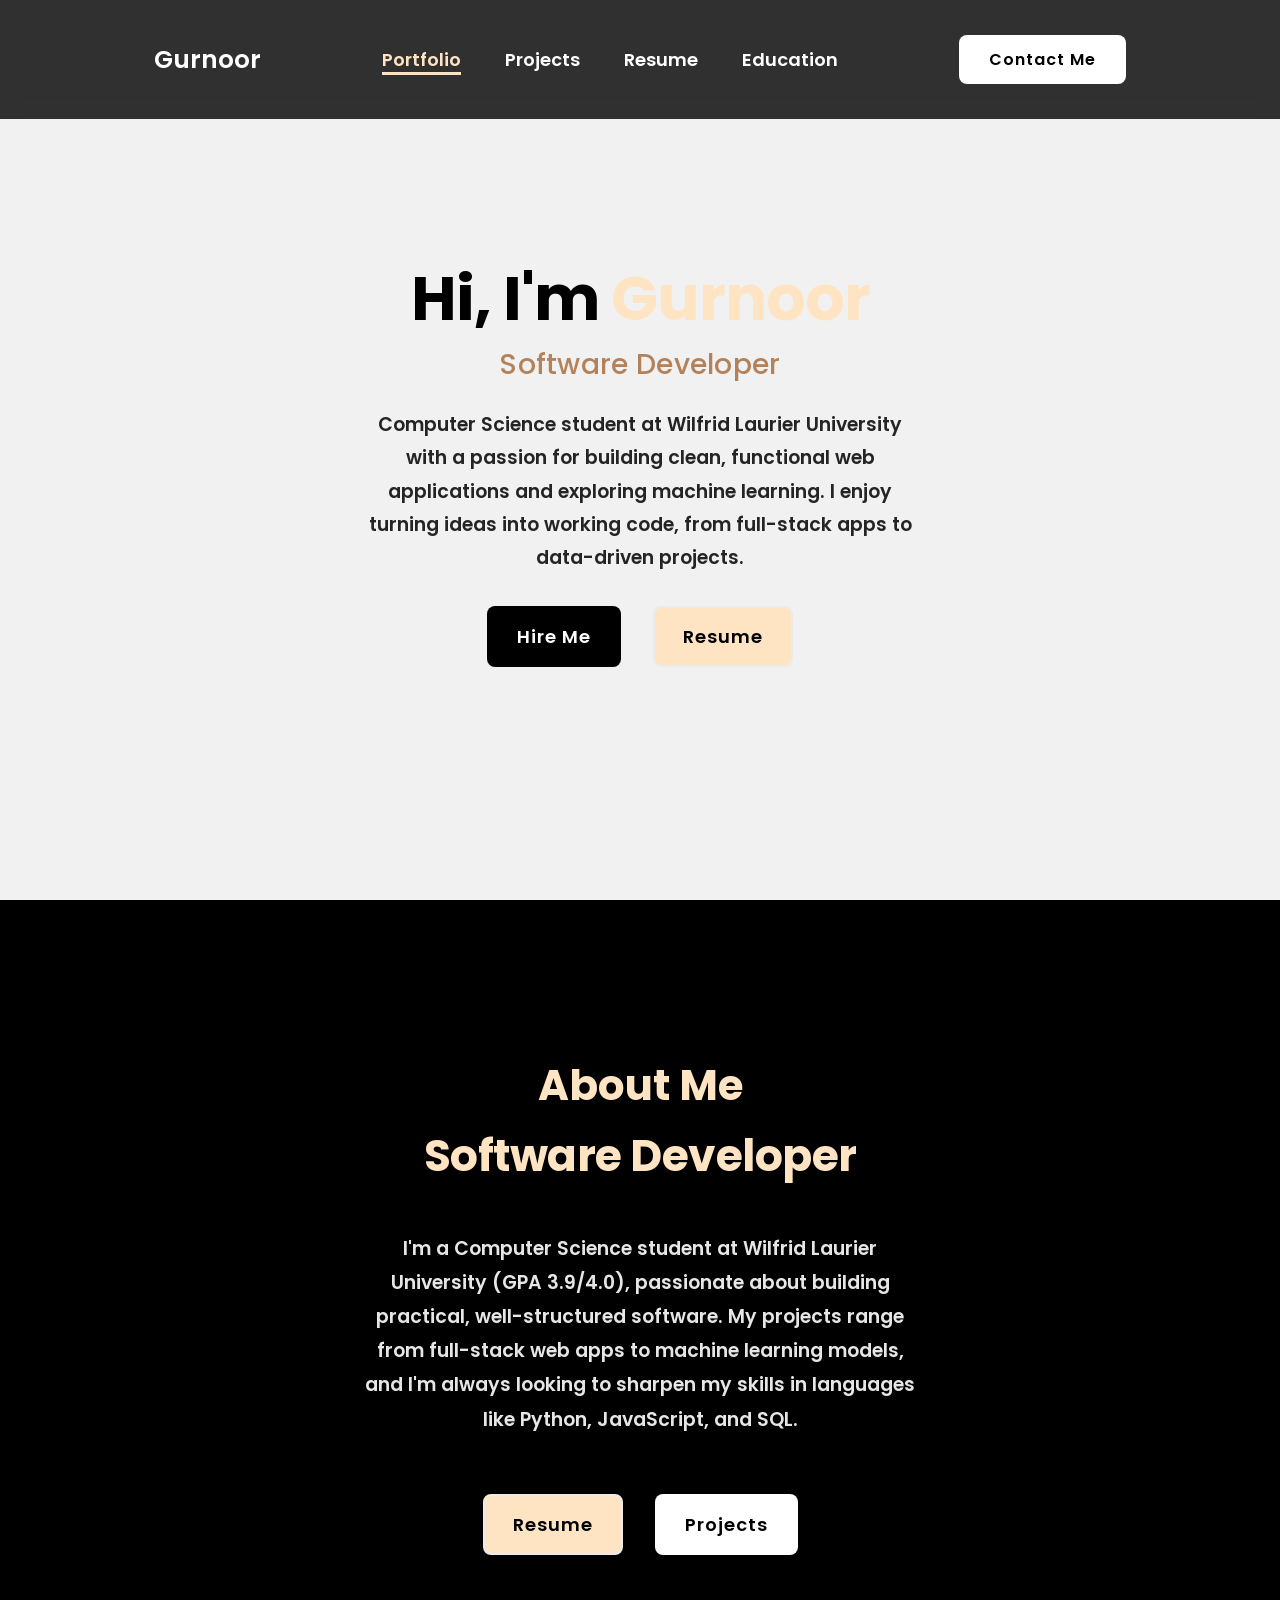
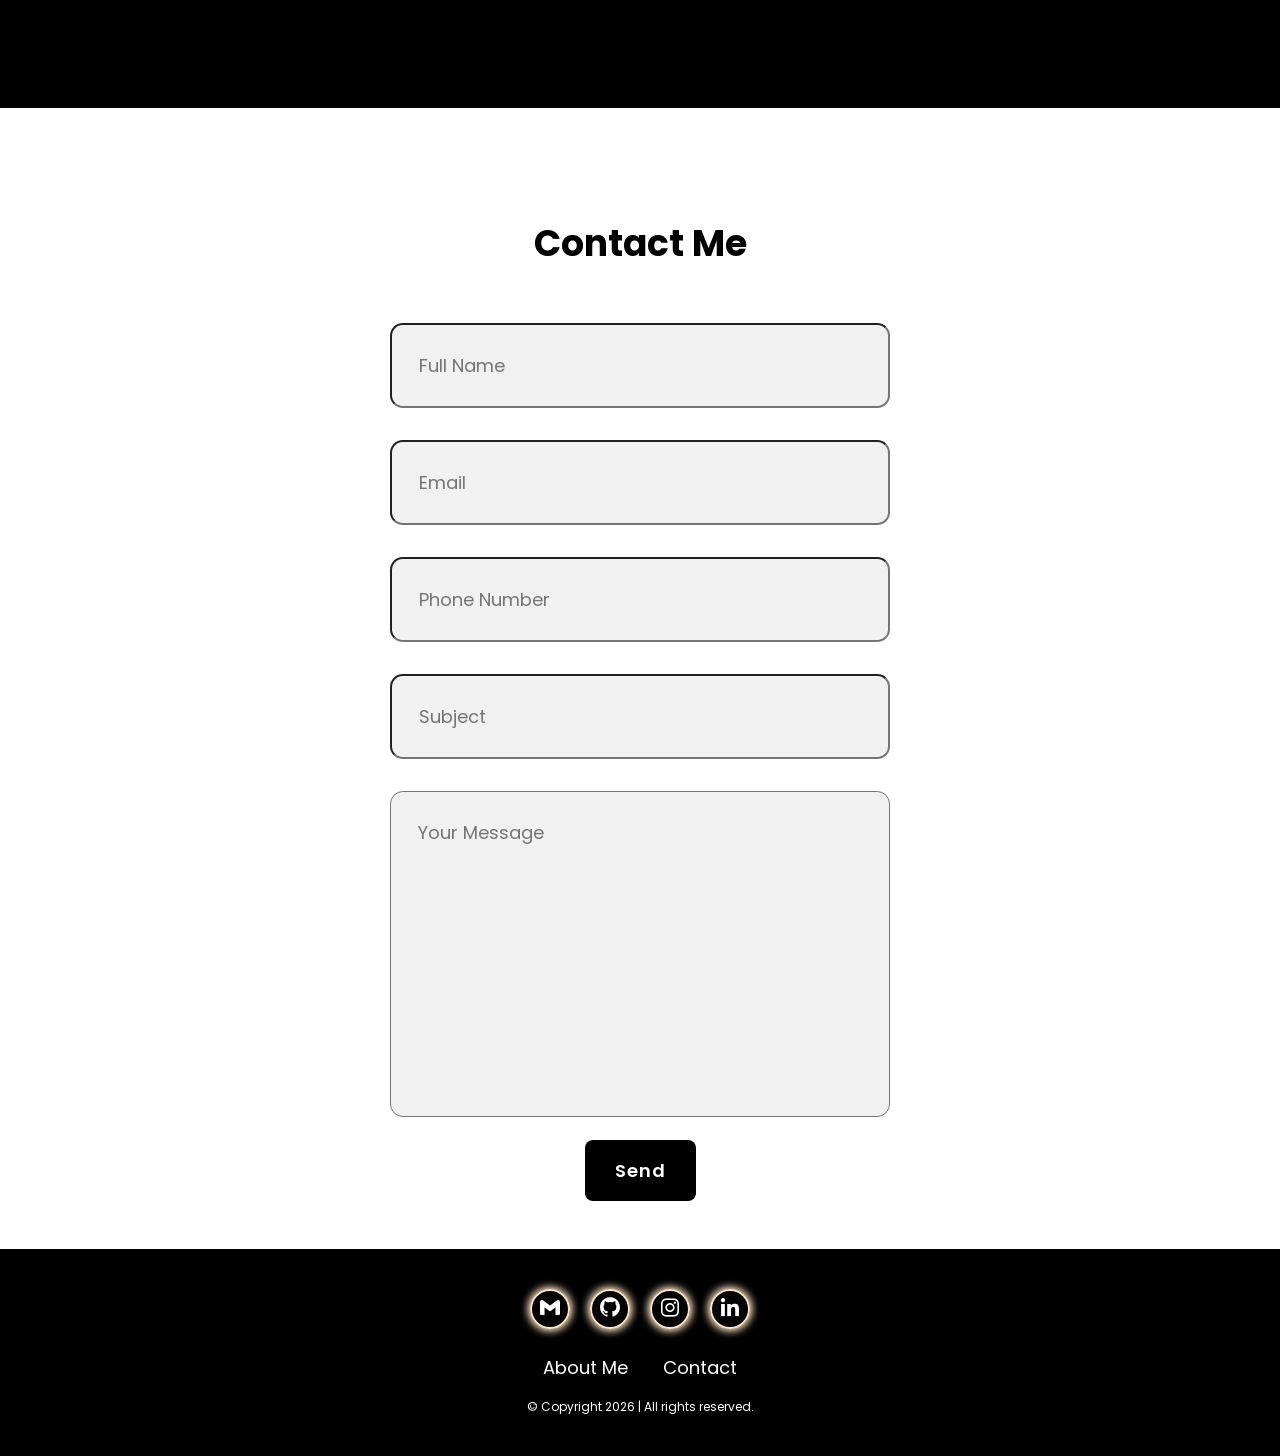
<file: index.html>
<!DOCTYPE html>
<html lang="en">
<head>
    <meta charset="UTF-8">
    <meta name="viewport" content="width=device-width, initial-scale=1.0">
    <meta name="description" content="Gurnoor Pannu — Software Developer and Computer Science student at Wilfrid Laurier University. Portfolio, projects, resume, and education.">
    <link rel="icon" href="data:image/svg+xml,%3Csvg xmlns='http://www.w3.org/2000/svg' viewBox='0 0 100 100'%3E%3Crect width='100' height='100' rx='20' fill='black'/%3E%3Ctext x='50' y='68' font-size='55' font-family='Poppins, sans-serif' font-weight='700' fill='%23ffe4c4' text-anchor='middle'%3EG%3C/text%3E%3C/svg%3E">
    <title>Portfolio | Gurnoor Pannu</title>
    <link rel="stylesheet" href="style.css">
    <link href='https://unpkg.com/boxicons@2.1.4/css/boxicons.min.css' rel='stylesheet'>
    <link rel="preconnect" href="https://fonts.googleapis.com">
    <link rel="preconnect" href="https://fonts.gstatic.com" crossorigin>
    <link href="https://fonts.googleapis.com/css2?family=Poppins:wght@300;400;500;600;700;800&display=swap" rel="stylesheet">
</head>
<body>
    <header class="head">
        <a href="index.html" class="logo"><span>Gurnoor</span></a>

        <i class='bx bx-menu' id="menu-icon"></i>

        <nav class="navbar">
            <a href="index.html" class="active">Portfolio</a>
            <a href="projects.html">Projects</a>
            <a href="resume.html">Resume</a>
            <a href="education.html">Education</a>
        </nav>
        <a href="mailto:gurnoor4771@gmail.com" class="contact">Contact Me</a>
    </header>

    <section class="home">
        <div class="home-content">
            <h1>Hi, I'm <span>Gurnoor</span></h1>
            <h3>Software Developer</h3>
            <p>Computer Science student at Wilfrid Laurier University with a passion for building clean, functional web applications and exploring machine learning. I enjoy turning ideas into working code, from full-stack apps to data-driven projects.</p>
            <div class="btn-box">
                <a href="#contact" class="btn-1">Hire Me</a>
                <a href="resume.html" class="btn-2">Resume</a>
            </div>
        </div>
    </section>

    <section class="about" id="about">
        <div class="about-content">
            <h2 class="heading">About Me</h2>
            <h3>Software Developer</h3>
            <p>I'm a Computer Science student at Wilfrid Laurier University (GPA 3.9/4.0), passionate about building practical, well-structured software. My projects range from full-stack web apps to machine learning models, and I'm always looking to sharpen my skills in languages like Python, JavaScript, and SQL.</p>
            <div class="btn-box2">
                <a href="resume.html" class="btn-3">Resume</a>
                <a href="projects.html" class="btn-4">Projects</a>
            </div>
        </div>
    </section>

    <section id="contact" class="contact-form">
        <h2 class="contact-me">Contact Me</h2>
        <form action="https://formspree.io/f/xwvdgply" method="POST">
            <div class="input-box">
                <input type="text" name="fullname" placeholder="Full Name" required>
                <input type="email" name="email" placeholder="Email" required>
            </div>

            <div class="input-box">
                <input type="tel" name="phone" placeholder="Phone Number">
                <input type="text" name="subject" placeholder="Subject">
            </div>

            <textarea name="message" cols="30" rows="10" placeholder="Your Message" required></textarea>
            <input type="submit" value="Send" class="btn-1">
        </form>
    </section>

    <footer class="footer">
        <div class="social">
            <a href="mailto:gurnoor4771@gmail.com" target="_blank" aria-label="Email"><i class='bx bxl-gmail'></i></a>
            <a href="https://github.com/GPannu77" target="_blank" aria-label="GitHub"><i class='bx bxl-github'></i></a>
            <a href="https://www.instagram.com/gurnoor._06/" target="_blank" aria-label="Instagram"><i class='bx bxl-instagram'></i></a>
            <a href="https://www.linkedin.com/in/gurnoor-pannu-53b256265/" target="_blank" aria-label="LinkedIn"><i class='bx bxl-linkedin'></i></a>
        </div>

        <ul class="list">
            <li><a href="index.html#about">About Me</a></li>
            <li><a href="mailto:gurnoor4771@gmail.com">Contact</a></li>
        </ul>

        <p class="copyright">© Copyright 2026 | All rights reserved.</p>
    </footer>

    <script src="script.js"></script>
</body>
</html>
</file>
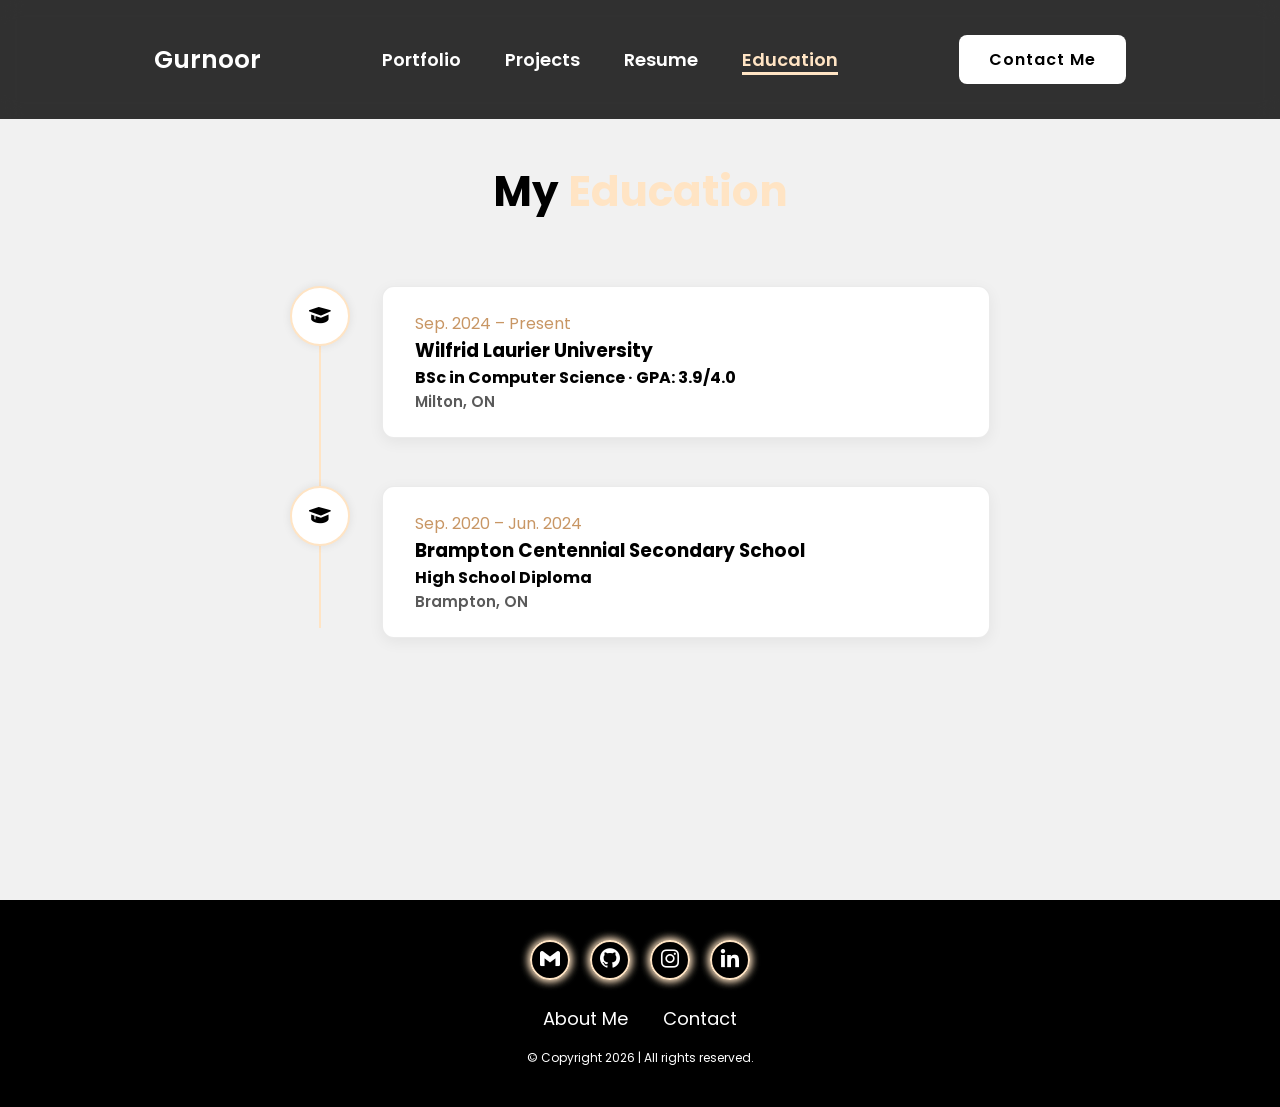
<file: education.html>
<!DOCTYPE html>
<html lang="en">
<head>
    <meta charset="UTF-8">
    <meta name="viewport" content="width=device-width, initial-scale=1.0">
    <meta name="description" content="Gurnoor Pannu's academic background, including Wilfrid Laurier University and Brampton Centennial Secondary School.">
    <link rel="icon" href="data:image/svg+xml,%3Csvg xmlns='http://www.w3.org/2000/svg' viewBox='0 0 100 100'%3E%3Crect width='100' height='100' rx='20' fill='black'/%3E%3Ctext x='50' y='68' font-size='55' font-family='Poppins, sans-serif' font-weight='700' fill='%23ffe4c4' text-anchor='middle'%3EG%3C/text%3E%3C/svg%3E">
    <title>Education | Gurnoor Pannu</title>
    <link rel="stylesheet" href="style.css">
    <link href='https://unpkg.com/boxicons@2.1.4/css/boxicons.min.css' rel='stylesheet'>
    <link rel="preconnect" href="https://fonts.googleapis.com">
    <link rel="preconnect" href="https://fonts.gstatic.com" crossorigin>
    <link href="https://fonts.googleapis.com/css2?family=Poppins:wght@300;400;500;600;700;800&display=swap" rel="stylesheet">
</head>
<body>
    <header class="head">
        <a href="index.html" class="logo"><span>Gurnoor</span></a>

        <i class='bx bx-menu' id="menu-icon"></i>

        <nav class="navbar">
            <a href="index.html">Portfolio</a>
            <a href="projects.html">Projects</a>
            <a href="resume.html">Resume</a>
            <a href="education.html" class="active">Education</a>
        </nav>
        <a href="mailto:gurnoor4771@gmail.com" class="contact">Contact Me</a>
    </header>

    <section class="education">
        <h2>My <span>Education</span></h2>

        <div class="timeline">
            <div class="timeline-item">
                <div class="timeline-icon"><i class='bx bxs-graduation'></i></div>
                <div class="timeline-content">
                    <span class="timeline-date">Sep. 2024 – Present</span>
                    <h3>Wilfrid Laurier University</h3>
                    <h4>BSc in Computer Science &middot; GPA: 3.9/4.0</h4>
                    <p>Milton, ON</p>
                </div>
            </div>

            <div class="timeline-item">
                <div class="timeline-icon"><i class='bx bxs-graduation'></i></div>
                <div class="timeline-content">
                    <span class="timeline-date">Sep. 2020 – Jun. 2024</span>
                    <h3>Brampton Centennial Secondary School</h3>
                    <h4>High School Diploma</h4>
                    <p>Brampton, ON</p>
                </div>
            </div>
        </div>
    </section>

    <footer class="footer">
        <div class="social">
            <a href="mailto:gurnoor4771@gmail.com" target="_blank" aria-label="Email"><i class='bx bxl-gmail'></i></a>
            <a href="https://github.com/GPannu77" target="_blank" aria-label="GitHub"><i class='bx bxl-github'></i></a>
            <a href="https://www.instagram.com/gurnoor._06/" target="_blank" aria-label="Instagram"><i class='bx bxl-instagram'></i></a>
            <a href="https://www.linkedin.com/in/gurnoor-pannu-53b256265/" target="_blank" aria-label="LinkedIn"><i class='bx bxl-linkedin'></i></a>
        </div>

        <ul class="list">
            <li><a href="index.html#about">About Me</a></li>
            <li><a href="mailto:gurnoor4771@gmail.com">Contact</a></li>
        </ul>

        <p class="copyright">© Copyright 2026 | All rights reserved.</p>
    </footer>

    <script src="script.js"></script>
</body>
</html>
</file>
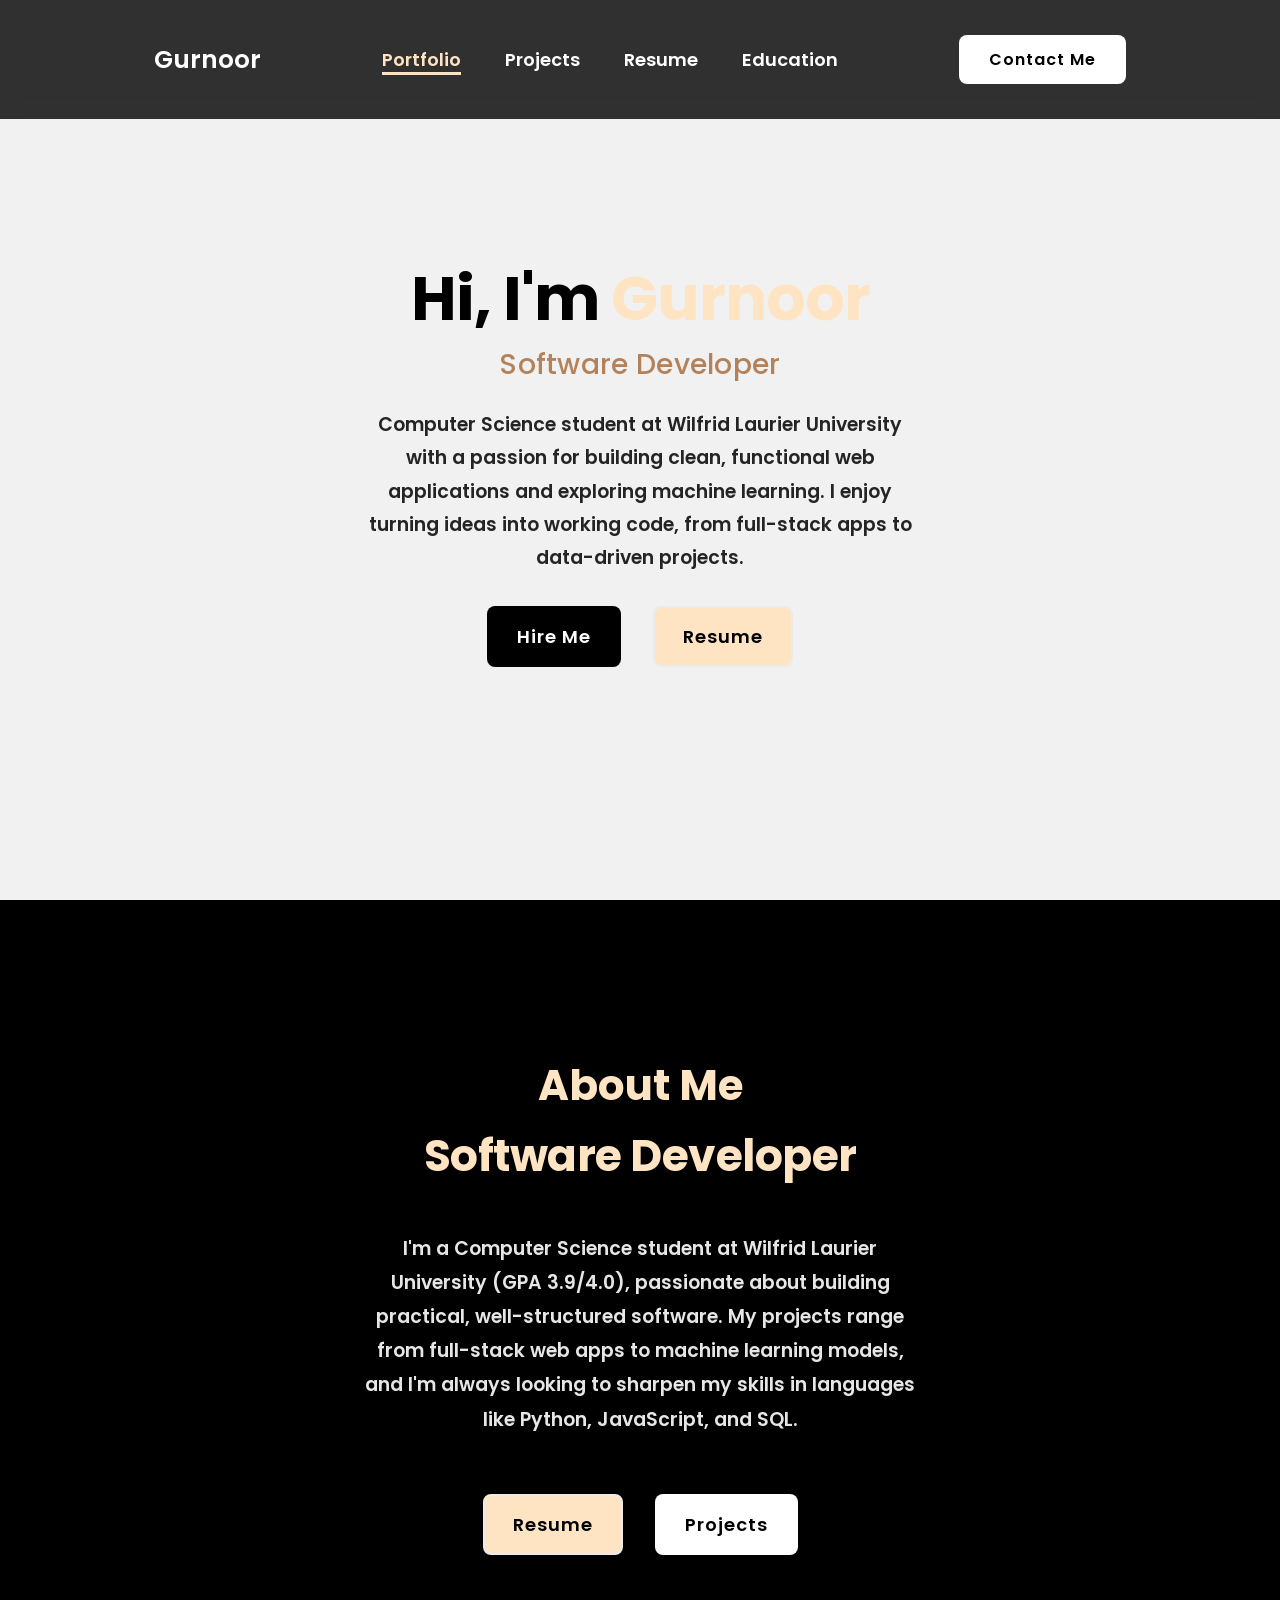
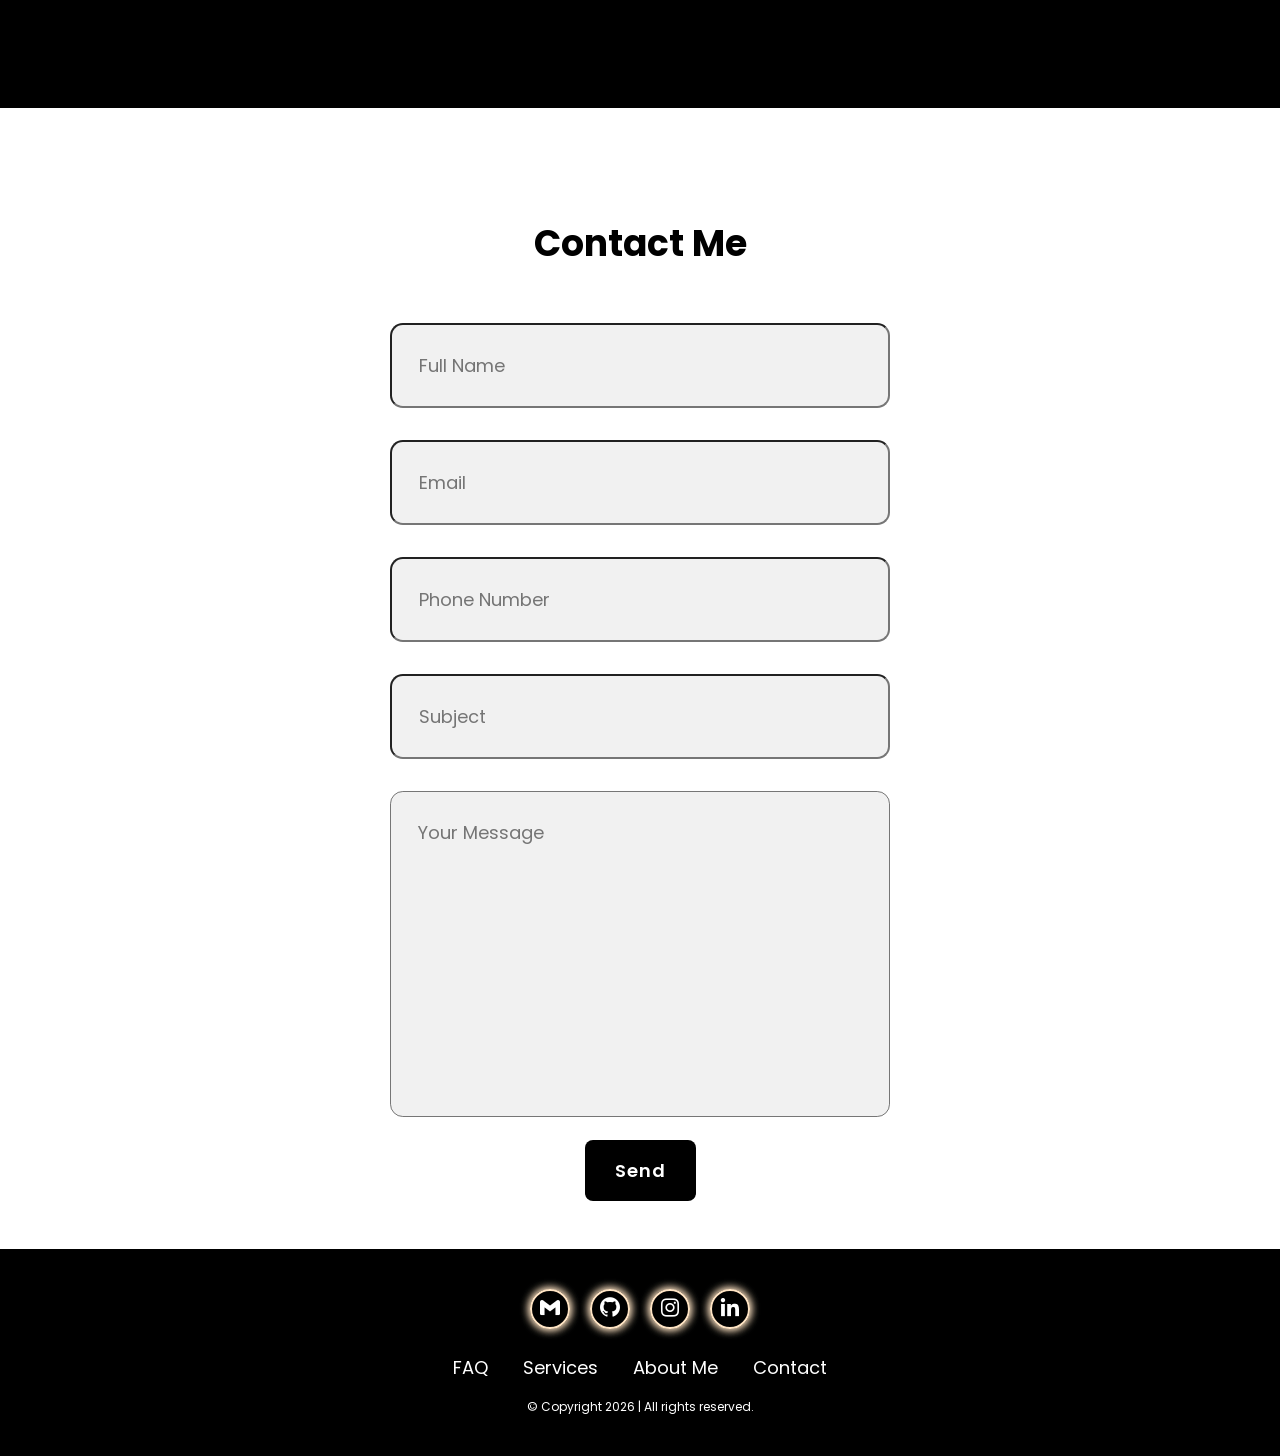
<file: portfolio.html>
<!DOCTYPE html>
<html lang="en">
<head>
    <meta charset="UTF-8">
    <meta name="viewport" content="width=device-width, initial-scale=1.0">
    <title>Website</title>
    <link rel="stylesheet" href="style.css">
    <link href='https://unpkg.com/boxicons@2.1.4/css/boxicons.min.css' rel='stylesheet'>
    <link rel="preconnect" href="https://fonts.googleapis.com">
    <link rel="preconnect" href="https://fonts.gstatic.com" crossorigin>
    <link href="https://fonts.googleapis.com/css2?family=Poppins:wght@300;400;500;600;700;800&display=swap" rel="stylesheet">
</head>
<body>
    <header class="head">
        <a href="portfolio.html" class="logo"><span>Gurnoor</span></a>

        <nav class="navbar">
            <a href="portfolio.html" class="active">Portfolio</a>
            <a href="projects.html">Projects</a>
            <a href="resume.html">Resume</a>
            <a href="education.html">Education</a>
        </nav>
        <a href="mailto:gurnoor4771@gmail.com" class="contact">Contact Me</a>
    </header>

    <section class="home">
        <div class="home-content">
            <h1>Hi, I'm <span>Gurnoor</span></h1>
            <h3>Software Developer</h3>
            <p>Computer Science student at Wilfrid Laurier University with a passion for building clean, functional web applications and exploring machine learning. I enjoy turning ideas into working code, from full-stack apps to data-driven projects.</p>
            <div class="btn-box">
                <a href="#contact" class="btn-1">Hire Me</a>
                <a href="resume.html" class="btn-2">Resume</a>
            </div>
        </div>
    </section>

    <section class="about">
        <div class="about-content">
            <h2 class="heading">About Me</h2>
            <h3>Software Developer</h3>
            <p>I'm a Computer Science student at Wilfrid Laurier University (GPA 3.9/4.0), passionate about building practical, well-structured software. My projects range from full-stack web apps to machine learning models, and I'm always looking to sharpen my skills in languages like Python, JavaScript, and SQL.</p>
            <div class="btn-box2">
                <a href="resume.html" class="btn-3">Resume</a>
                <a href="projects.html" class="btn-4">Projects</a>
            </div>
        </div>
    </section>

    <section id="contact" class="contact-form">
        <h2 class="contact-me">Contact Me</h2>
        <form action="#">
            <div class="input-box">
                <input type="text" name="fullname" placeholder="Full Name">
                <input type="email" name="email" placeholder="Email">
            </div>

            <div class="input-box">
                <input type="number" name="phone" placeholder="Phone Number">
                <input type="text" name="subject" placeholder="Subject">
            </div>

            <textarea name="message" cols="30" rows="10" placeholder="Your Message"></textarea>
            <input type="submit" value="Send" class="btn-1">
        </form>
    </section>

    <footer class="footer">
        <div class="social">
            <a href="mailto:gurnoor4771@gmail.com" target="_blank"><i class='bx bxl-gmail'></i></a>
            <a href="https://github.com/GPannu77" target="_blank"><i class='bx bxl-github'></i></a>
            <a href="https://www.instagram.com/gurnoor._06/" target="_blank"><i class='bx bxl-instagram'></i></a>
            <a href="https://www.linkedin.com/in/gurnoor-pannu-53b256265/" target="_blank"><i class='bx bxl-linkedin'></i></a>
        </div>

        <ul class="list">
            <li><a href="index.html">FAQ</a></li>
            <li><a href="index.html">Services</a></li>
            <li><a href="index.html">About Me</a></li>
            <li><a href="mailto:gurnoor4771@gmail.com">Contact</a></li>
        </ul>

        <p class="copyright">© Copyright 2026 | All rights reserved.</p>
    </footer>
</body>
</html>
</file>
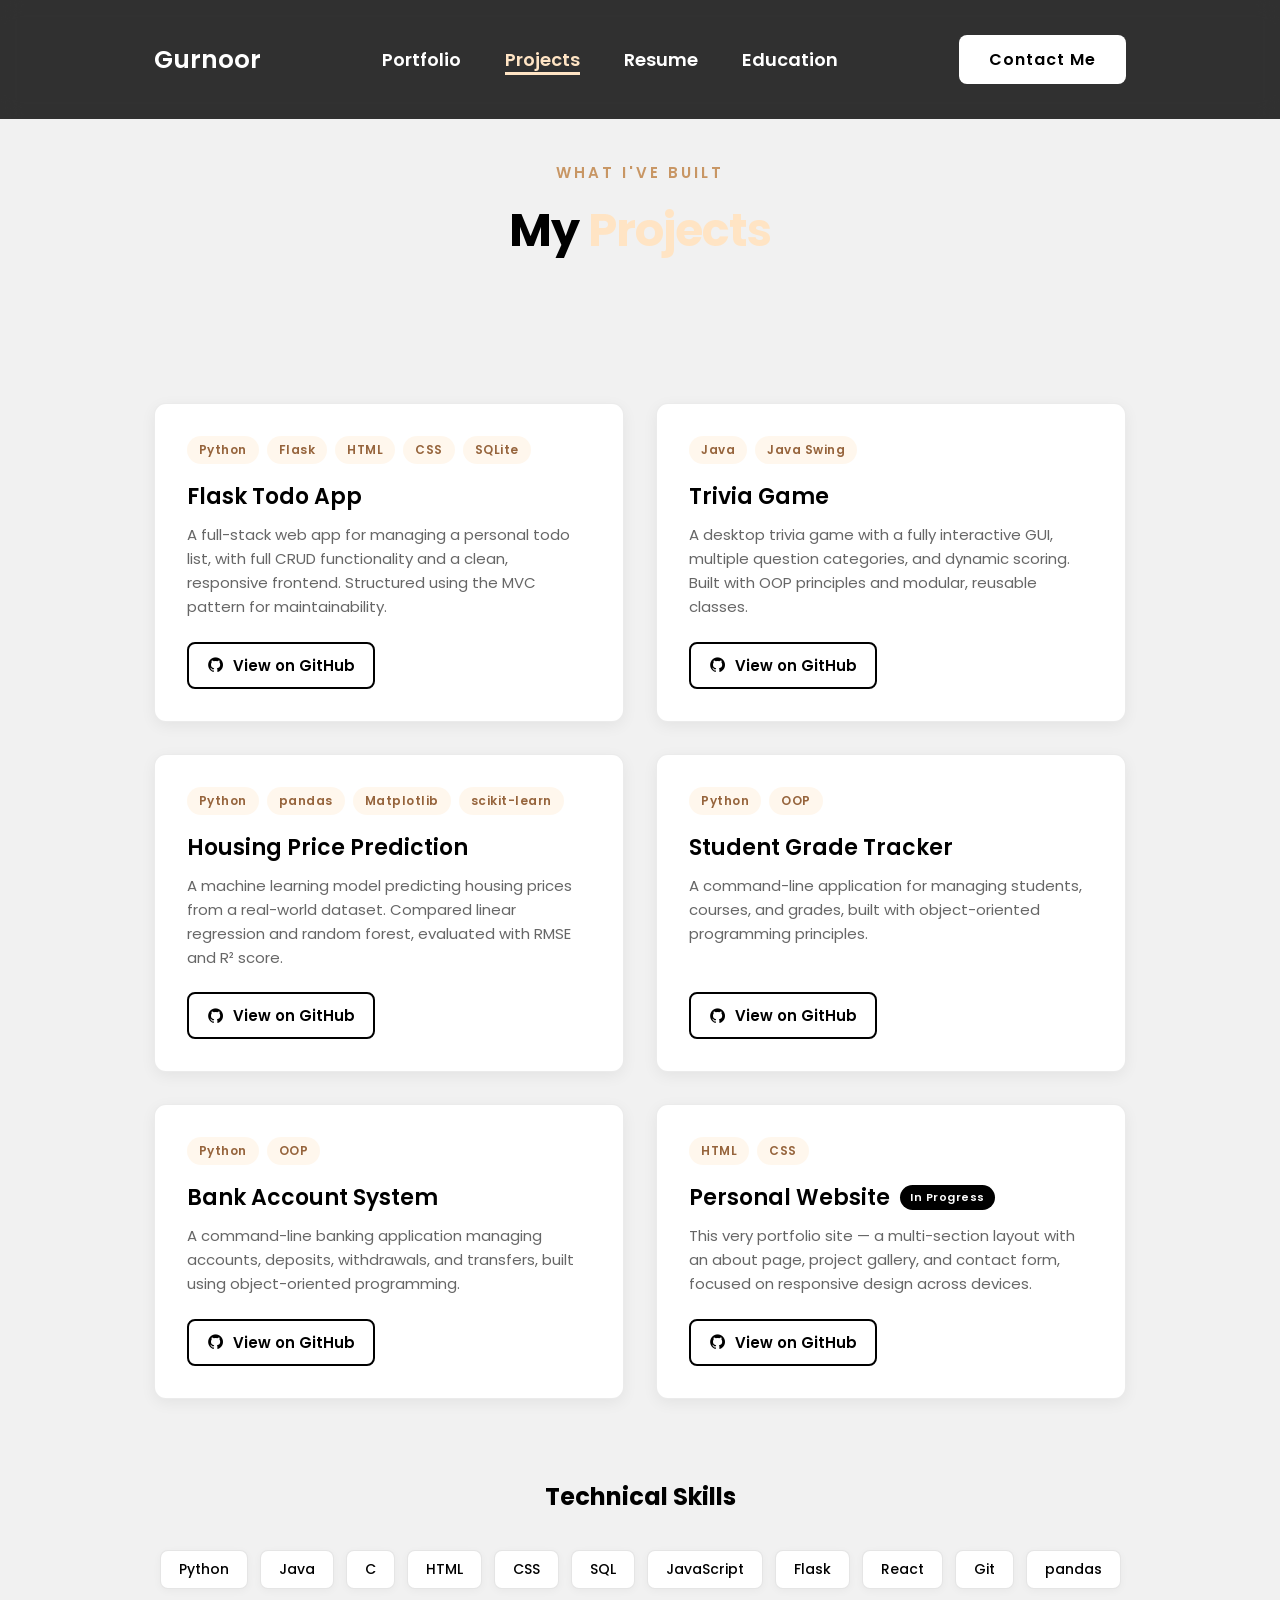
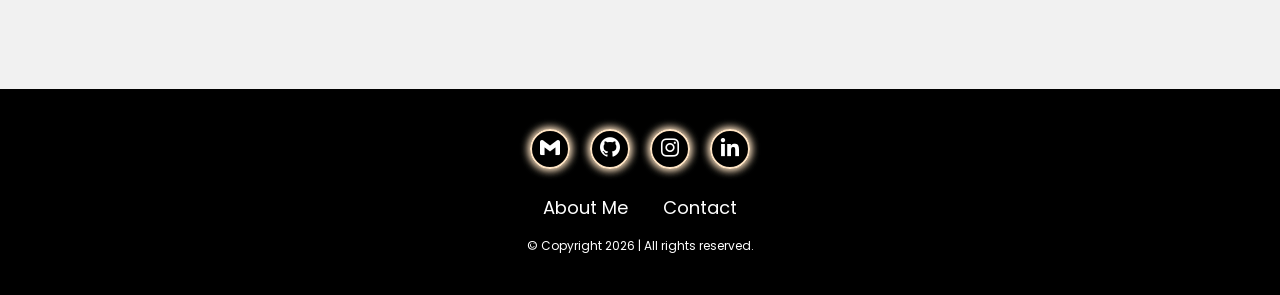
<file: projects.html>
<!DOCTYPE html>
<html lang="en">
<head>
    <meta charset="UTF-8">
    <meta name="viewport" content="width=device-width, initial-scale=1.0">
    <meta name="description" content="A showcase of Gurnoor Pannu's software development projects, including full-stack web apps and machine learning models.">
    <link rel="icon" href="data:image/svg+xml,%3Csvg xmlns='http://www.w3.org/2000/svg' viewBox='0 0 100 100'%3E%3Crect width='100' height='100' rx='20' fill='black'/%3E%3Ctext x='50' y='68' font-size='55' font-family='Poppins, sans-serif' font-weight='700' fill='%23ffe4c4' text-anchor='middle'%3EG%3C/text%3E%3C/svg%3E">
    <title>Projects | Gurnoor Pannu</title>
    <link rel="stylesheet" href="style.css">
    <link href='https://unpkg.com/boxicons@2.1.4/css/boxicons.min.css' rel='stylesheet'>
    <link rel="preconnect" href="https://fonts.googleapis.com">
    <link rel="preconnect" href="https://fonts.gstatic.com" crossorigin>
    <link href="https://fonts.googleapis.com/css2?family=Poppins:wght@300;400;500;600;700;800&display=swap" rel="stylesheet">
</head>
<body>
    <header class="head">
        <a href="index.html" class="logo"><span>Gurnoor</span></a>

        <i class='bx bx-menu' id="menu-icon"></i>

        <nav class="navbar">
            <a href="index.html">Portfolio</a>
            <a href="projects.html" class="active">Projects</a>
            <a href="resume.html">Resume</a>
            <a href="education.html">Education</a>
        </nav>
        <a href="mailto:gurnoor4771@gmail.com" class="contact">Contact Me</a>
    </header>

    <section class="projects">
        <span class="tag">What I've built</span>
        <h2>My <span>Projects</span></h2>

        <div class="project-grid">

            <div class="project-card">
                <div class="project-tags">
                    <span>Python</span><span>Flask</span><span>HTML</span><span>CSS</span><span>SQLite</span>
                </div>
                <h3>Flask Todo App</h3>
                <p>A full-stack web app for managing a personal todo list, with full CRUD functionality and a clean, responsive frontend. Structured using the MVC pattern for maintainability.</p>
                <a href="https://github.com/GPannu77/Flask-Todo-App" target="_blank" class="project-link">
                    <i class='bx bxl-github'></i> View on GitHub
                </a>
            </div>

            <div class="project-card">
                <div class="project-tags">
                    <span>Java</span><span>Java Swing</span>
                </div>
                <h3>Trivia Game</h3>
                <p>A desktop trivia game with a fully interactive GUI, multiple question categories, and dynamic scoring. Built with OOP principles and modular, reusable classes.</p>
                <a href="https://github.com/GPannu77/Trivia-Game-JavaSwing-" target="_blank" class="project-link">
                    <i class='bx bxl-github'></i> View on GitHub
                </a>
            </div>

            <div class="project-card">
                <div class="project-tags">
                    <span>Python</span><span>pandas</span><span>Matplotlib</span><span>scikit-learn</span>
                </div>
                <h3>Housing Price Prediction</h3>
                <p>A machine learning model predicting housing prices from a real-world dataset. Compared linear regression and random forest, evaluated with RMSE and R² score.</p>
                <a href="https://github.com/GPannu77/Data-Analysis-Project-Housing-Prediction" target="_blank" class="project-link">
                    <i class='bx bxl-github'></i> View on GitHub
                </a>
            </div>

            <div class="project-card">
                <div class="project-tags">
                    <span>Python</span><span>OOP</span>
                </div>
                <h3>Student Grade Tracker</h3>
                <p>A command-line application for managing students, courses, and grades, built with object-oriented programming principles.</p>
                <a href="https://github.com/GPannu77/Student-Grade-Tracker" target="_blank" class="project-link">
                    <i class='bx bxl-github'></i> View on GitHub
                </a>
            </div>

            <div class="project-card">
                <div class="project-tags">
                    <span>Python</span><span>OOP</span>
                </div>
                <h3>Bank Account System</h3>
                <p>A command-line banking application managing accounts, deposits, withdrawals, and transfers, built using object-oriented programming.</p>
                <a href="https://github.com/GPannu77/Bank-Account-System" target="_blank" class="project-link">
                    <i class='bx bxl-github'></i> View on GitHub
                </a>
            </div>

            <div class="project-card">
                <div class="project-tags">
                    <span>HTML</span><span>CSS</span>
                </div>
                <h3>Personal Website <span class="badge">In Progress</span></h3>
                <p>This very portfolio site — a multi-section layout with an about page, project gallery, and contact form, focused on responsive design across devices.</p>
                <a href="https://github.com/GPannu77/Personal-Web" target="_blank" class="project-link">
                    <i class='bx bxl-github'></i> View on GitHub
                </a>
            </div>

        </div>

        <div class="skills-strip">
            <h3>Technical Skills</h3>
            <div class="skills-list">
                <span>Python</span><span>Java</span><span>C</span><span>HTML</span><span>CSS</span><span>SQL</span><span>JavaScript</span>
                <span>Flask</span><span>React</span><span>Git</span><span>pandas</span>
            </div>
        </div>
    </section>

    <footer class="footer">
        <div class="social">
            <a href="mailto:gurnoor4771@gmail.com" target="_blank" aria-label="Email"><i class='bx bxl-gmail'></i></a>
            <a href="https://github.com/GPannu77" target="_blank" aria-label="GitHub"><i class='bx bxl-github'></i></a>
            <a href="https://www.instagram.com/gurnoor._06/" target="_blank" aria-label="Instagram"><i class='bx bxl-instagram'></i></a>
            <a href="https://www.linkedin.com/in/gurnoor-pannu-53b256265/" target="_blank" aria-label="LinkedIn"><i class='bx bxl-linkedin'></i></a>
        </div>

        <ul class="list">
            <li><a href="index.html#about">About Me</a></li>
            <li><a href="mailto:gurnoor4771@gmail.com">Contact</a></li>
        </ul>

        <p class="copyright">© Copyright 2026 | All rights reserved.</p>
    </footer>

    <script src="script.js"></script>
</body>
</html>
</file>
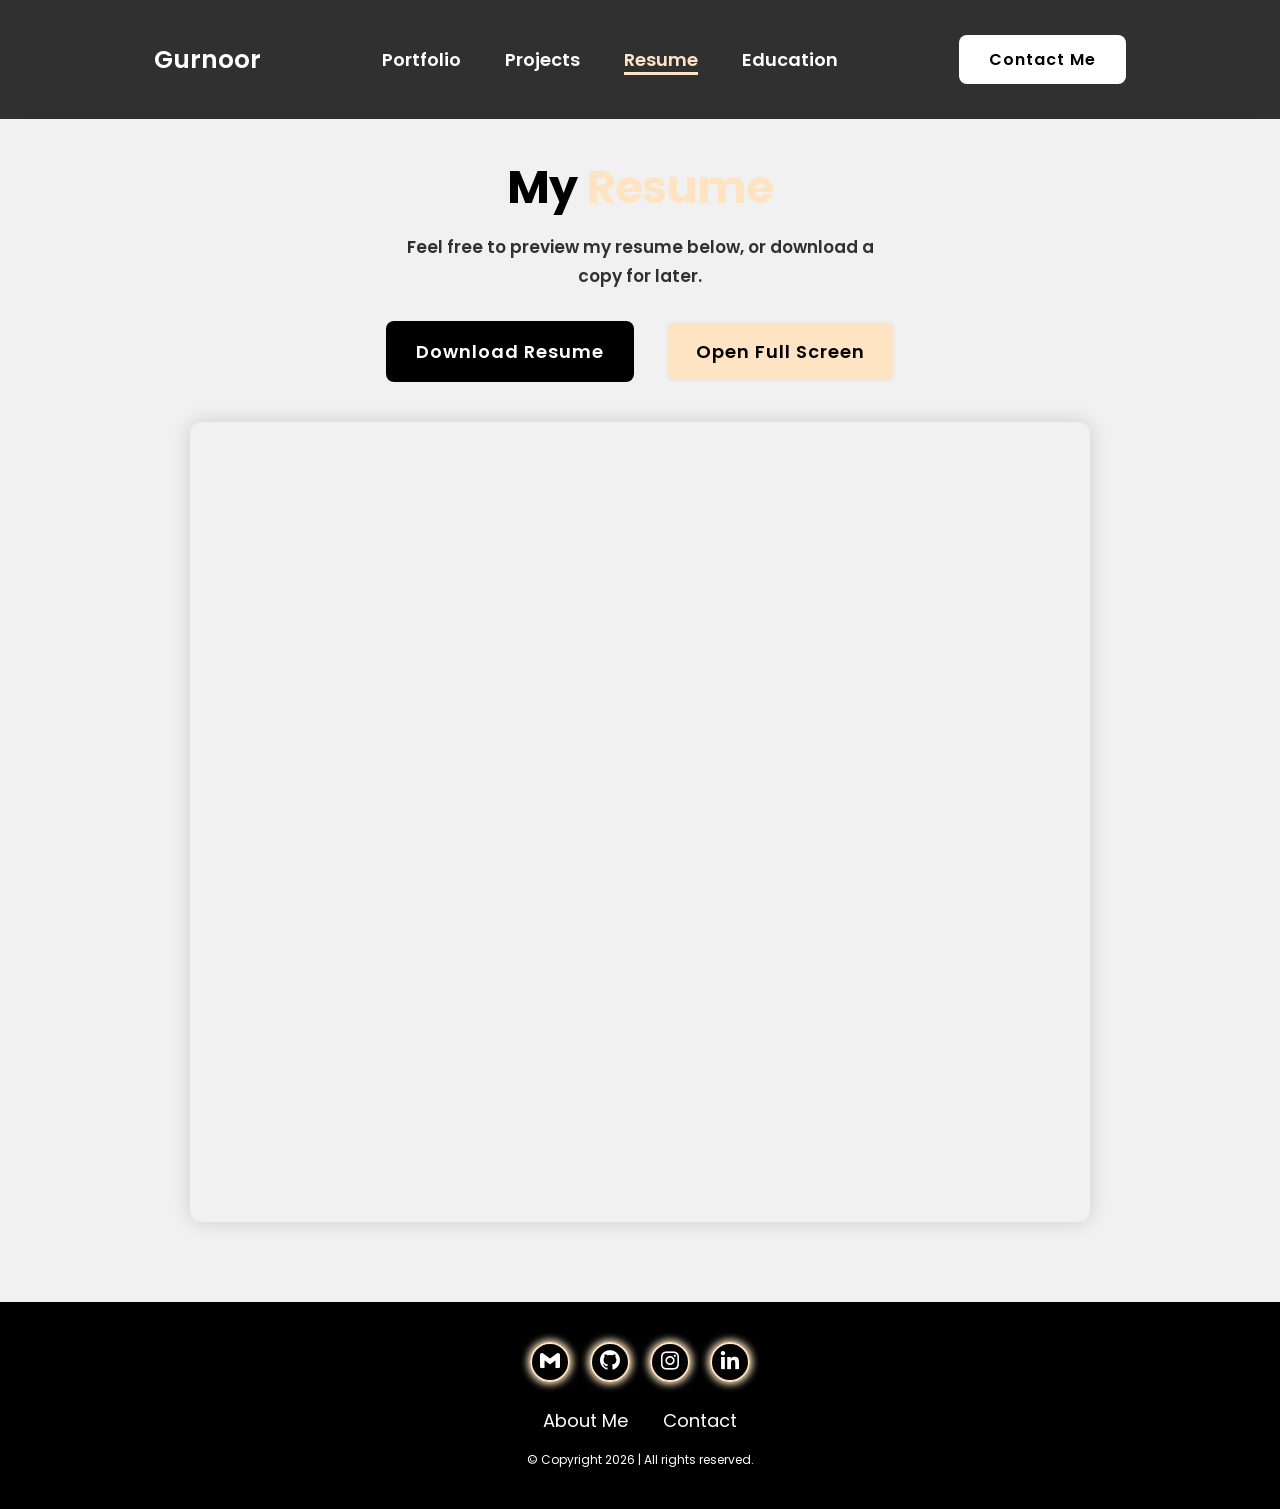
<file: resume.html>
<!DOCTYPE html>
<html lang="en">
<head>
    <meta charset="UTF-8">
    <meta name="viewport" content="width=device-width, initial-scale=1.0">
    <meta name="description" content="View or download Gurnoor Pannu's resume — Computer Science student and software developer at Wilfrid Laurier University.">
    <link rel="icon" href="data:image/svg+xml,%3Csvg xmlns='http://www.w3.org/2000/svg' viewBox='0 0 100 100'%3E%3Crect width='100' height='100' rx='20' fill='black'/%3E%3Ctext x='50' y='68' font-size='55' font-family='Poppins, sans-serif' font-weight='700' fill='%23ffe4c4' text-anchor='middle'%3EG%3C/text%3E%3C/svg%3E">
    <title>Resume | Gurnoor Pannu</title>
    <link rel="stylesheet" href="style.css">
    <link href='https://unpkg.com/boxicons@2.1.4/css/boxicons.min.css' rel='stylesheet'>
    <link rel="preconnect" href="https://fonts.googleapis.com">
    <link rel="preconnect" href="https://fonts.gstatic.com" crossorigin>
    <link href="https://fonts.googleapis.com/css2?family=Poppins:wght@300;400;500;600;700;800&display=swap" rel="stylesheet">
</head>
<body>
    <header class="head">
        <a href="index.html" class="logo"><span>Gurnoor</span></a>

        <i class='bx bx-menu' id="menu-icon"></i>

        <nav class="navbar">
            <a href="index.html">Portfolio</a>
            <a href="projects.html">Projects</a>
            <a href="resume.html" class="active">Resume</a>
            <a href="education.html">Education</a>
        </nav>
        <a href="mailto:gurnoor4771@gmail.com" class="contact">Contact Me</a>
    </header>

    <section class="resume">
        <div class="resume-content">
            <h2>My <span>Resume</span></h2>
            <p>Feel free to preview my resume below, or download a copy for later.</p>
            <div class="btn-box">
                <a href="req_files/resume.pdf" download class="btn-1">Download Resume</a>
                <a href="req_files/resume.pdf" target="_blank" class="btn-2">Open Full Screen</a>
            </div>
            <div class="resume-preview">
                <iframe src="req_files/resume.pdf" title="Gurnoor's Resume"></iframe>
            </div>
        </div>
    </section>

    <footer class="footer">
        <div class="social">
            <a href="mailto:gurnoor4771@gmail.com" target="_blank" aria-label="Email"><i class='bx bxl-gmail'></i></a>
            <a href="https://github.com/GPannu77" target="_blank" aria-label="GitHub"><i class='bx bxl-github'></i></a>
            <a href="https://www.instagram.com/gurnoor._06/" target="_blank" aria-label="Instagram"><i class='bx bxl-instagram'></i></a>
            <a href="https://www.linkedin.com/in/gurnoor-pannu-53b256265/" target="_blank" aria-label="LinkedIn"><i class='bx bxl-linkedin'></i></a>
        </div>

        <ul class="list">
            <li><a href="index.html#about">About Me</a></li>
            <li><a href="mailto:gurnoor4771@gmail.com">Contact</a></li>
        </ul>

        <p class="copyright">© Copyright 2026 | All rights reserved.</p>
    </footer>

    <script src="script.js"></script>
</body>
</html>
</file>
<file: style.css>
html {
    scroll-behavior: smooth;
}
*{
    margin: 0;
    padding: 0;
    box-sizing: border-box;
    font-family: 'Poppins', sans-serif;
    text-decoration: none;
    list-style: none;
}
.head{
    position: fixed;
    top: 0;
    left: 0;
    width: 100%;
    padding: 35px 12%;
    background: rgb(0, 0, 0, 0.8);
    backdrop-filter: blur(10px);
    display: flex;
    justify-content: space-between;
    align-items: center;
    z-index: 100;
}
.span{
    color: bisque;
}
.logo{
    font-size: 25px;
    color: white;
    font-weight: 600;
    transition: 0.3s ease;
}
.logo:hover{
    color:bisque;
    text-shadow: 0 0 25px bisque,
    0 0 50px bisque;
    transform: scale(1.1);
}
.navbar a{
    font-size: 18px;
    color: white;
    font-weight: 600;
    margin: 0 20px;
    border-bottom: 3px solid transparent;
    transition: 0.3s ease;
}
.navbar a:hover,
.navbar a.active{
    color:bisque;
    border-bottom: 3px solid bisque;
}
#menu-icon{
    font-size: 32px;
    color: white;
    cursor: pointer;
    display: none;
    z-index: 101;
}
.contact{
    padding: 10px 28px;
    background-color: white;
    color: black;
    border: 2px solid transparent;
    border-radius: 8px;
    font-size: 16px;
    letter-spacing: 1px;
    font-weight: 600;
    transition: 0.3s ease;
}
#contact {
    scroll-margin-top: 120px; /* adjust this to match your header's actual height */
}
.contact:hover{
    background-color: bisque;
    box-shadow: 0 0 8px bisque;
    color: white
}
.home{
    text-align: center;
    justify-content: center;
    width: 100%;
    min-height: 100vh;
    background: rgb(241, 241, 241);
    display: flex;
    align-items: center;
    gap: 7em;
    padding: 30px 12% 0;
}
.home-content{
    max-width: 800px;
}
.home-content h3{
    font-size: 28px;
    font-weight: 500;
    color: rgb(180, 130, 90);
    margin-top: 10px;
    letter-spacing: 0.3px;
}
.home-content h1{
    font-size: 62px;
    font-weight: 700;
    line-height: 1.15;
    letter-spacing: -1px;
    color: black;
}
.home-content h1 span{
    color: bisque;
}
.home-content p{
    font-size: 19px;
    font-weight: 600;
    line-height: 1.75;
    color: rgba(0, 0, 0, 0.85);
    max-width: 560px;
    margin: 22px auto 32px;
}
.btn-box{
    display: flex;
    gap: 2em;
    justify-content: center;
}
.btn-1{
    padding: 15px 28px;
    background-color: black;
    color: white;
    border: 2px solid transparent;
    border-radius: 8px;
    font-size: 18px;
    letter-spacing: 1px;
    font-weight: 600;
    transition: 0.3s ease;
    cursor: pointer;
}
.btn-1:hover{
    background-color: white;
    color: black;
    border: 2px solid black;  
}
.btn-2{
    padding: 15px 28px;
    background-color: bisque;
    color: black;
    border: 2px solid hsl(0, 0%, 92%);
    border-radius: 8px;
    font-size: 18px;
    letter-spacing: 1px;
    font-weight: 600;
    transition: 0.3s ease;
    cursor: pointer;
}
.btn-2:hover{
    background-color: white;
    color: black;
    border: 2px solid black;  
}
::-webkit-scrollbar{
    width: 15px;
}
::-webkit-scrollbar-thumb{
    background: rgb(241, 241, 241);
}
::-webkit-scrollbar-track{
    background: rgb(0, 0, 0, 0.8);
    width: 50px;
}
.about{
    display: flex;
    justify-content: center;
    align-items: center;
    padding: 12% 8%;
    gap: 10em;
    background: black;
}
.about-content {
    display: flex;
    flex-direction: column;
    align-items: center; 
}
.about-content h2{
    text-align: center;
    color: bisque;
    font-size: 42px;
}
.about-content h3{
    text-align: center;
    color: bisque;
    font-size: 44px;
    font-weight: 700;
    letter-spacing: -0.5px;
    margin: 6px 0 1em;
}
.about-content p{
    text-align: center;
    font-size: 19px;
    font-weight: 600;
    line-height: 1.8;
    color: rgba(255, 255, 255, 0.9);
    max-width: 560px;
    margin: 0 auto 3em;
}
.btn-box2{
    width: 345px;
    display: flex;
    gap: 2em;
    justify-content: center;
}
.btn-3{
    padding: 15px 28px;
    background-color: bisque;
    color: black;
    border: 2px solid hsl(0, 0%, 92%);
    border-radius: 8px;
    font-size: 18px;
    letter-spacing: 1px;
    font-weight: 600;
    transition: 0.3s ease;
    cursor: pointer;
}
.btn-3:hover{
    background-color: black;
    color: white;
    border: 2px solid white;  
}
.btn-4{
    padding: 15px 28px;
    background-color: white;
    color: black;
    border: 2px solid transparent;
    border-radius: 8px;
    font-size: 18px;
    letter-spacing: 1px;
    font-weight: 600;
    transition: 0.3s ease;
    cursor: pointer;
}
.btn-4:hover{
    background-color: black;
    color: white;
    border: 2px solid white;  
}
.contact-form h2{
    text-align: center;
    margin-top: 3em;
    margin-bottom: 1em;
    font-size: 36px;
}
.contact-form form{
    max-width: 500px;
    margin: 1rem auto;
    text-align: center;
    margin-bottom: 3em;
}
.contact-form form .input-box input,
.contact-form form textarea{
    width: 100%;
    padding: 1.5em;
    font-size: 18px;
    color: black;
    background: rgb(241, 241, 241);
    border-radius: .8rem;
    margin: 1rem 0;
    resize: none;
}
.footer{
    position: relative;
    bottom: 0;
    width: 100%;
    padding: 40px 0;
    background-color: black;
}
.footer .social{
    text-align: center;
    padding-bottom: 25px;
    color: white;
}
.footer .social a{
    font-size: 24px;
    color: white;
    border: 2px solid bisque;
    width: 40px;
    height: 40px;
    line-height: 38px;
    display: inline-block;
    text-align: center;
    margin: 0 8px;
    box-shadow: 0 0 10px bisque, 0 0 10px bisque;
    border-radius: 50%;
    transition: 0.3s ease;
}
.footer .social a:hover{
    transform: scale(1.1)translateY(-10px);
    color: bisque;
    border: 2px solid bisque;
}
.footer ul{
    margin-top: 0;
    padding: 0;
    font-size: 18px;
    margin-bottom: 0;
    line-height: 1.6;
    text-align: center;
    list-style: none;
}
.footer ul li a{
    color: white;
    transition: 0.3s ease;
    border-bottom: 3px solid transparent;
}
.footer ul li a:hover{
    border-bottom: 3px solid bisque;
}
.footer ul li{
    display: inline-block;
    margin: 0 15px;
}
.footer .copyright{
    text-align: center;
    color: white;
    margin-top: 15px;
    font-size: 12px;
}
.resume{
    min-height: 100vh;
    background: rgb(241, 241, 241);
    display: flex;
    justify-content: center;
    padding: 160px 12% 80px;
}
.resume-content{
    max-width: 900px;
    width: 100%;
    text-align: center;
}
.resume-content .tag{
    display: inline-block;
    color: rgb(200, 150, 100);
    font-size: 15px;
    font-weight: 600;
    letter-spacing: 3px;
    text-transform: uppercase;
    margin-bottom: 12px;
}
.resume-content h2{
    font-size: 46px;
    font-weight: 700;
    color: black;
    letter-spacing: -1px;
    line-height: 1.2;
}
.resume-content h2 span{
    color: bisque;
}
.resume-content p{
    font-size: 17px;
    font-weight: 600;
    line-height: 1.7;
    color: rgba(0, 0, 0, 0.8);
    max-width: 480px;
    margin: 18px auto 30px;
}
.resume-preview{
    margin-top: 40px;
    width: 100%;
    height: 800px;
    border-radius: 12px;
    overflow: hidden;
    box-shadow: 0 0 20px rgba(0, 0, 0, 0.15);
}
.resume-preview iframe{
    width: 100%;
    height: 100%;
    border: none;
}
@media (max-width: 768px){
    .resume-preview{
        height: 500px;
    }
}
.education{
    min-height: 100vh;
    background: rgb(241, 241, 241);
    padding: 160px 12% 100px;
}
.education h2{
    text-align: center;
    color: black;
    font-size: 42px;
    margin-bottom: 1.5em;
}
.education h2 span{
    color: bisque;
}
.timeline{
    position: relative;
    max-width: 700px;
    margin: 0 auto;
}
.timeline::before{
    content: '';
    position: absolute;
    left: 29px;
    top: 10px;
    bottom: 10px;
    width: 2px;
    background: bisque;
}
.timeline-item{
    position: relative;
    display: flex;
    gap: 2em;
    margin-bottom: 3em;
}
.timeline-item:last-child{
    margin-bottom: 0;
}
.timeline-icon{
    position: relative;
    flex-shrink: 0;
    width: 60px;
    height: 60px;
    border-radius: 50%;
    background: white;
    border: 2px solid bisque;
    display: flex;
    align-items: center;
    justify-content: center;
    font-size: 26px;
    color: black;
    z-index: 1;
    box-shadow: 0 0 10px rgba(0, 0, 0, 0.08);
}
.timeline-content{
    background: white;
    border: 1px solid rgb(0, 0, 0, 0.08);
    border-radius: 12px;
    padding: 1.5em 2em;
    flex: 1;
    box-shadow: 0 4px 15px rgba(0, 0, 0, 0.06);
    transition: 0.3s ease;
}
.timeline-content p{
    color: rgba(0, 0, 0, 0.65);
    font-size: 15px;
    font-weight: 600;
}
.timeline-content:hover{
    border: 1px solid bisque;
    box-shadow: 0 4px 20px rgba(255, 228, 196, 0.4);
}
.timeline-date{
    color: rgb(200, 150, 100);
}
.projects{
    min-height: 100vh;
    background: rgb(241, 241, 241);
    padding: 160px 12% 100px;
    text-align: center;
}
.projects .tag{
    display: inline-block;
    color: rgb(200, 150, 100);
    font-size: 15px;
    font-weight: 600;
    letter-spacing: 3px;
    text-transform: uppercase;
    margin-bottom: 12px;
}
.projects h2{
    font-size: 46px;
    font-weight: 700;
    color: black;
    letter-spacing: -1px;
    margin-bottom: 3em;
}
.projects h2 span{
    color: bisque;
}
.project-grid{
    display: grid;
    grid-template-columns: repeat(auto-fit, minmax(320px, 1fr));
    gap: 2em;
    max-width: 1200px;
    margin: 0 auto;
    text-align: left;
}
.project-card{
    background: white;
    border: 1px solid rgb(0, 0, 0, 0.08);
    border-radius: 12px;
    padding: 2em;
    box-shadow: 0 4px 15px rgba(0, 0, 0, 0.06);
    transition: 0.3s ease;
    display: flex;
    flex-direction: column;
}
.project-card:hover{
    transform: translateY(-8px);
    border-color: bisque;
    box-shadow: 0 8px 25px rgba(255, 228, 196, 0.4);
}
.project-tags{
    display: flex;
    flex-wrap: wrap;
    gap: 8px;
    margin-bottom: 1em;
}
.project-tags span{
    background: rgb(255, 228, 196, 0.3);
    color: rgb(150, 100, 60);
    font-size: 12px;
    font-weight: 600;
    padding: 5px 12px;
    border-radius: 20px;
    letter-spacing: 0.5px;
}
.project-card h3{
    font-size: 22px;
    font-weight: 600;
    color: black;
    margin-bottom: 10px;
    display: flex;
    align-items: center;
    gap: 10px;
}
.project-card .badge{
    font-size: 11px;
    font-weight: 600;
    color: white;
    background: black;
    padding: 4px 10px;
    border-radius: 20px;
    letter-spacing: 0.5px;
}
.project-card p{
    font-size: 15px;
    line-height: 1.6;
    color: rgb(0, 0, 0, 0.6);
    flex-grow: 1;
    margin-bottom: 1.5em;
}
.project-link{
    display: inline-flex;
    align-items: center;
    gap: 8px;
    font-size: 15px;
    font-weight: 600;
    color: black;
    border: 2px solid black;
    border-radius: 8px;
    padding: 10px 18px;
    width: fit-content;
    transition: 0.3s ease;
}
.project-link i{
    font-size: 18px;
}
.project-link:hover{
    background: black;
    color: white;
}
.skills-strip{
    max-width: 1200px;
    margin: 5em auto 0;
    text-align: center;
}
.skills-strip h3{
    font-size: 24px;
    color: black;
    margin-bottom: 1.5em;
}
.skills-list{
    display: flex;
    flex-wrap: wrap;
    justify-content: center;
    gap: 12px;
}
.skills-list span{
    background: white;
    border: 1px solid rgb(0, 0, 0, 0.1);
    color: black;
    font-size: 14px;
    font-weight: 500;
    padding: 8px 18px;
    border-radius: 8px;
    box-shadow: 0 2px 8px rgba(0, 0, 0, 0.04);
}
@media (max-width: 600px){
    .project-grid{
        grid-template-columns: 1fr;
    }
}
.home-content h1 span{
    color: bisque;
}
@media (max-width: 768px){
    .head{
        padding: 20px 6%;
    }
    #menu-icon{
        display: block;
    }
    .navbar{
        position: absolute;
        top: 100%;
        left: 0;
        width: 100%;
        display: flex;
        flex-direction: column;
        align-items: center;
        gap: 1.5em;
        padding: 2em 0;
        background: rgba(0, 0, 0, 0.95);
        backdrop-filter: blur(10px);
        transform: translateY(-15px);
        opacity: 0;
        pointer-events: none;
        transition: 0.3s ease;
    }
    .navbar.active{
        transform: translateY(0);
        opacity: 1;
        pointer-events: auto;
    }
    .navbar a{
        margin: 0;
        font-size: 20px;
    }
    .contact{
        padding: 8px 18px;
        font-size: 14px;
    }
    .home{
        flex-direction: column;
        text-align: center;
        gap: 2em;
        padding-top: 140px;
    }
    .home-content h1{
        font-size: 40px;
    }
    .about{
        flex-direction: column;
        padding: 100px 8%;
        gap: 3em;
    }
    .about-content h3{
        font-size: 32px;
    }
}
</file>
